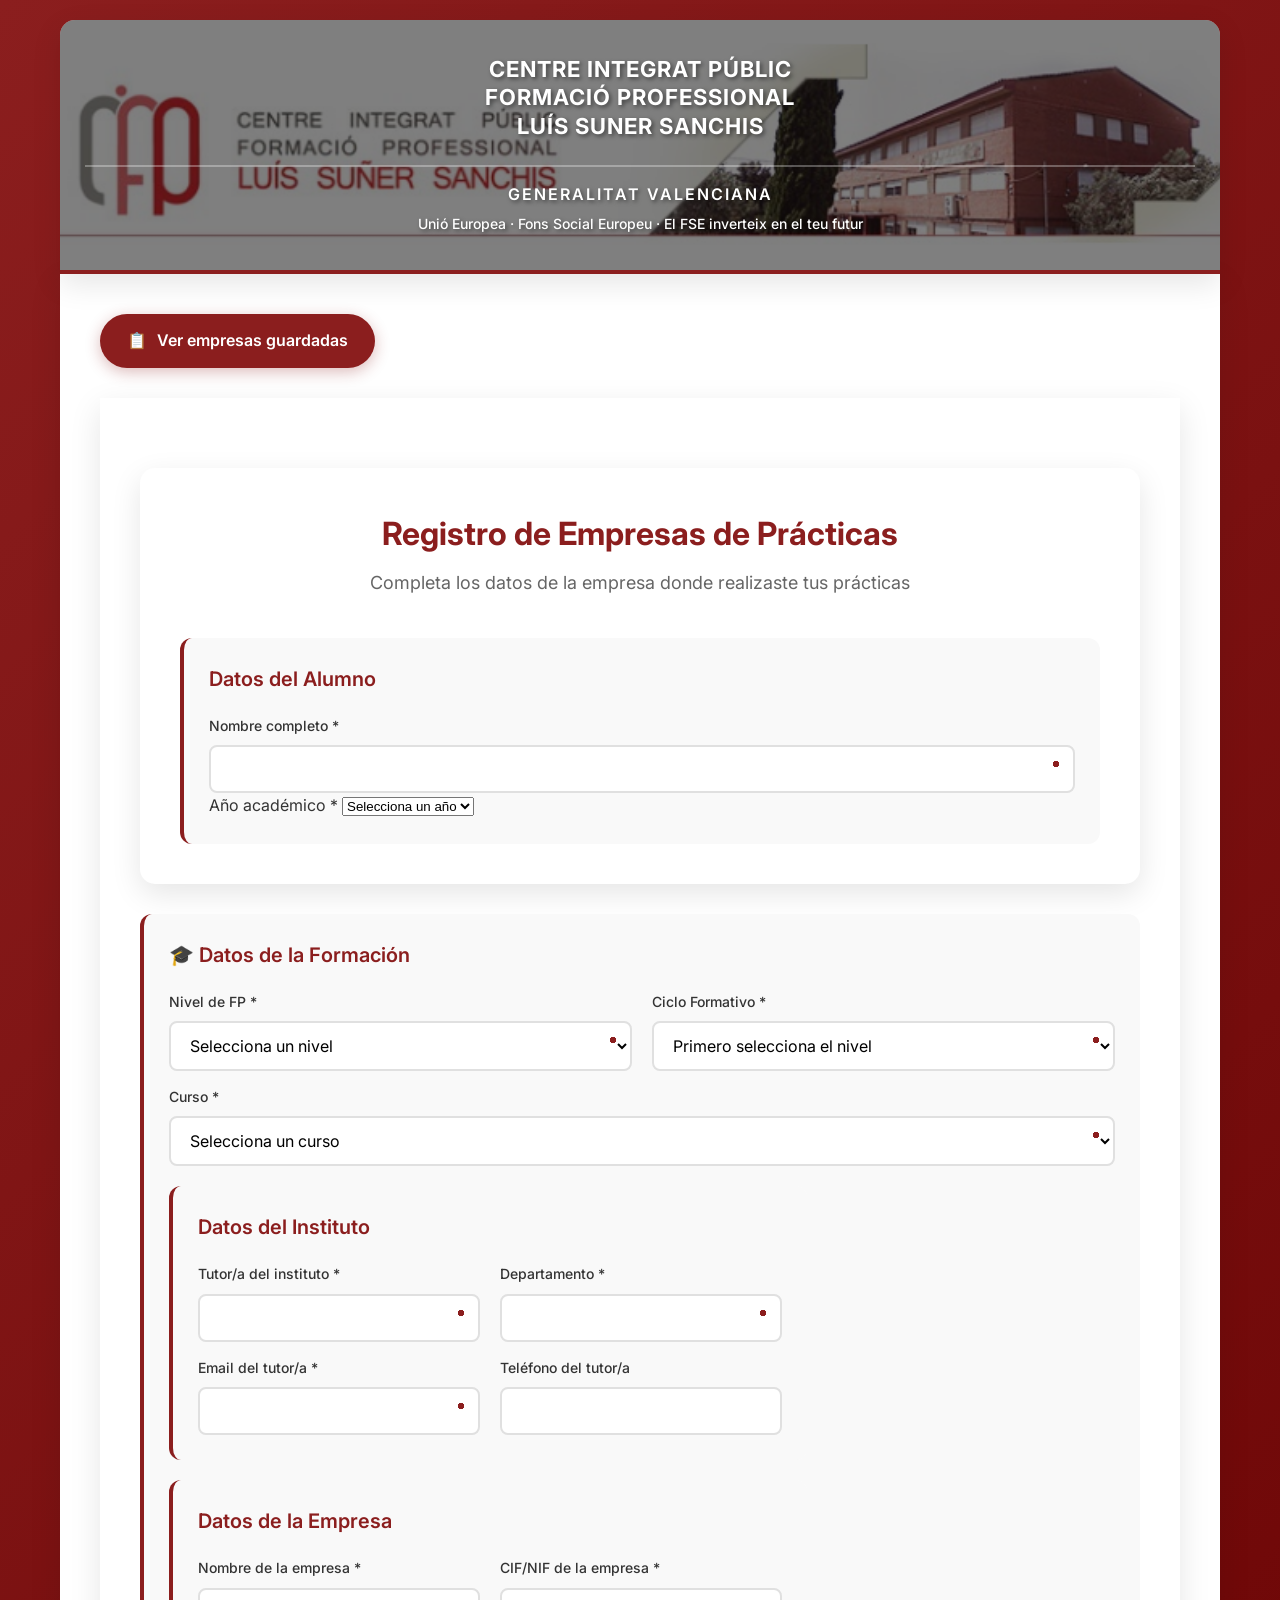
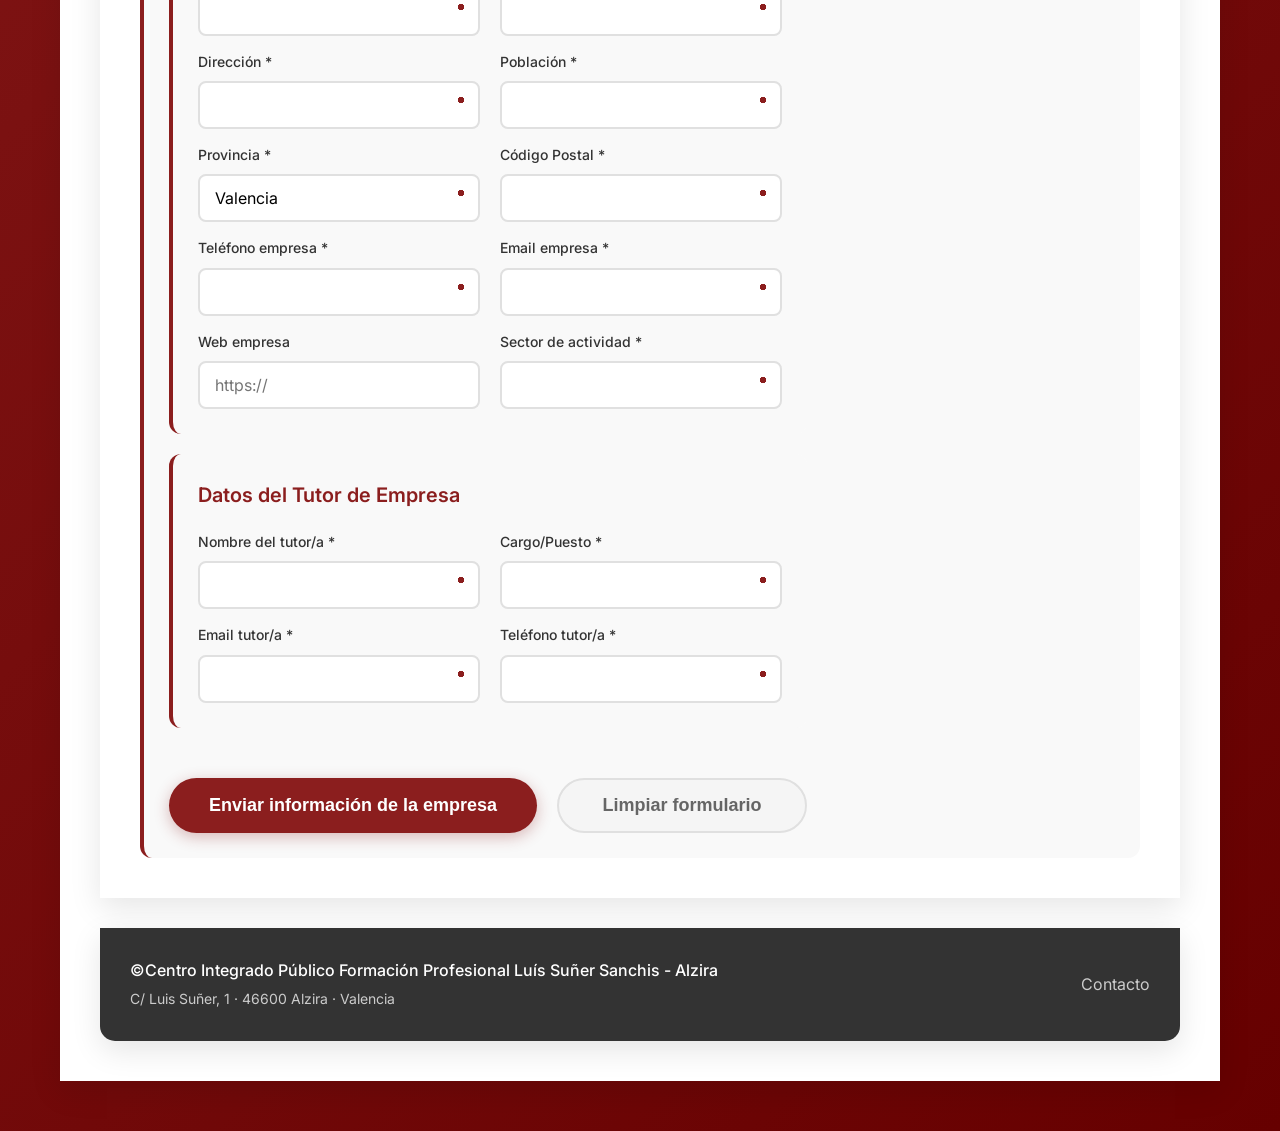
<file: Proyecto-Luis-su-er/formulario.html>
<!DOCTYPE html>
<html lang="es">
<head>
    <meta charset="UTF-8">
    <meta name="viewport" content="width=device-width, initial-scale=1.0">
    <title>FP Luis Suñer Sanchis - Bolsa de Empresas</title>
    <link rel="stylesheet" href="styles.css">
    <link rel="preconnect" href="https://fonts.googleapis.com">
    <link rel="preconnect" href="https://fonts.gstatic.com" crossorigin>
    <link href="https://fonts.googleapis.com/css2?family=Inter:wght@300;400;500;600;700&display=swap" rel="stylesheet">
</head>
<body>
    <div class="welcome-container">
        <!-- Header con imagen de fondo -->
        <header class="main-header" style="background-image: url('imagenes/logo-cabecera.png');">
            <div class="header-overlay">
                <div class="institutional-header">
                    <div class="logo-left">
                        <!-- Espacio para logos -->
                    </div>
                    <div class="title-center">
                        <h1 class="main-title">CENTRE INTEGRAT PÚBLIC<br>FORMACIÓ PROFESSIONAL<br>LUÍS SUNER SANCHIS</h1>
                    </div>
                    <div class="logo-right">
                        <!-- Espacio para logos -->
                    </div>
                </div>
                <div class="sub-header">
                    <span class="generalitat">GENERALITAT VALENCIANA</span>
                    <span class="eu-flag">Unió Europea · Fons Social Europeu · El FSE inverteix en el teu futur</span>
                </div>
            </div>
        </header>

        
        <!-- Contenido principal -->
        <main class="welcome-content">
            <!-- Botón para ir a vista de empresas -->
            <div class="nav-buttons">
                <a href="vista.html" class="nav-btn ver-empresas-btn">
                    <span>📋</span>
                    Ver empresas guardadas
                </a>
            </div>

        <!-- Contenido principal de bienvenida -->
        <main class="welcome-content">
           
        <!-- CUESTIONARIO - FORMULARIO PARA EMPRESAS -->
        <div class="form-section" id="formulario">
            <div class="form-container">
                <h2 class="form-title">Registro de Empresas de Prácticas</h2>
                <p class="form-subtitle">Completa los datos de la empresa donde realizaste tus prácticas</p>
                
                <form id="empresaForm" class="empresa-form">
                    <!-- Datos del Alumno -->
                    <div class="form-group">
                        <h3 class="form-group-title">Datos del Alumno</h3>
                            <div class="form-field">
                                <label for="nombreAlumno">Nombre completo *</label>
                                <input type="text" id="nombreAlumno" name="nombreAlumno" required>
                        </div>
                                <label for="anoAcademico">Año académico *</label>
                                <select id="anoAcademico" name="anoAcademico" required>
                                    <option value="">Selecciona un año</option>
                                    <option value="2023-2024">2023-2024</option>
                                    <option value="2024-2025">2024-2025</option>
                                    <option value="2025-2026">2025-2026</option>
                                    <option value="2025-2026">2026-2027</option>
                                    <option value="2025-2026">2027-2028</option>
                                </select>
                            </div>
                        </div>
                    </div>

                    <!-- Datos de la Formación -->
                    <div class="form-group">
                        <h3 class="form-group-title">🎓 Datos de la Formación</h3>
                        <div class="form-row">
                            <div class="form-field">
                                <label for="nivelFP">Nivel de FP *</label>
                                <select id="nivelFP" name="nivelFP" required>
                                    <option value="">Selecciona un nivel</option>
                                    <option value="basica">FP Básica</option>
                                    <option value="medio">Grado Medio</option>
                                    <option value="superior">Grado Superior</option>
                                </select>
                            </div>
                            <div class="form-field">
                                <label for="ciclo">Ciclo Formativo *</label>
                                <select id="ciclo" name="ciclo" required>
                                    <option value="">Primero selecciona el nivel</option>
                                </select>
                            </div>
                        </div>
                        <div class="form-row">
                            <div class="form-field">
                                <label for="curso">Curso *</label>
                                <select id="curso" name="curso" required>
                                    <option value="">Selecciona un curso</option>
                                    <option value="1">1º Curso</option>
                                    <option value="2">2º Curso</option>
                                </select>
                    </div>

                    <!-- Datos del Instituto -->
                    <div class="form-group">
                        <h3 class="form-group-title">Datos del Instituto</h3>
                        <div class="form-row">
                            <div class="form-field">
                                <label for="tutorInstituto">Tutor/a del instituto *</label>
                                <input type="text" id="tutorInstituto" name="tutorInstituto" required>
                            </div>
                            <div class="form-field">
                                <label for="departamento">Departamento *</label>
                                <input type="text" id="departamento" name="departamento" required>
                            </div>
                        </div>
                        <div class="form-row">
                            <div class="form-field">
                                <label for="emailTutor">Email del tutor/a *</label>
                                <input type="email" id="emailTutor" name="emailTutor" required>
                            </div>
                            <div class="form-field">
                                <label for="telefonoTutor">Teléfono del tutor/a</label>
                                <input type="tel" id="telefonoTutor" name="telefonoTutor">
                            </div>
                        </div>
                    </div>

                    <!-- Datos de la Empresa -->
                    <div class="form-group">
                        <h3 class="form-group-title">Datos de la Empresa</h3>
                        <div class="form-row">
                            <div class="form-field">
                                <label for="nombreEmpresa">Nombre de la empresa *</label>
                                <input type="text" id="nombreEmpresa" name="nombreEmpresa" required>
                            </div>
                            <div class="form-field">
                                <label for="cifEmpresa">CIF/NIF de la empresa *</label>
                                <input type="text" id="cifEmpresa" name="cifEmpresa" required>
                            </div>
                        </div>
                        <div class="form-row">
                            <div class="form-field">
                                <label for="direccionEmpresa">Dirección *</label>
                                <input type="text" id="direccionEmpresa" name="direccionEmpresa" required>
                            </div>
                            <div class="form-field">
                                <label for="poblacionEmpresa">Población *</label>
                                <input type="text" id="poblacionEmpresa" name="poblacionEmpresa" required>
                            </div>
                        </div>
                        <div class="form-row">
                            <div class="form-field">
                                <label for="provinciaEmpresa">Provincia *</label>
                                <input type="text" id="provinciaEmpresa" name="provinciaEmpresa" value="Valencia" required>
                            </div>
                            <div class="form-field">
                                <label for="codigoPostal">Código Postal *</label>
                                <input type="text" id="codigoPostal" name="codigoPostal" required>
                            </div>
                        </div>
                        <div class="form-row">
                            <div class="form-field">
                                <label for="telefonoEmpresa">Teléfono empresa *</label>
                                <input type="tel" id="telefonoEmpresa" name="telefonoEmpresa" required>
                            </div>
                            <div class="form-field">
                                <label for="emailEmpresa">Email empresa *</label>
                                <input type="email" id="emailEmpresa" name="emailEmpresa" required>
                            </div>
                        </div>
                        <div class="form-row">
                            <div class="form-field">
                                <label for="webEmpresa">Web empresa</label>
                                <input type="url" id="webEmpresa" name="webEmpresa" placeholder="https://">
                            </div>
                            <div class="form-field">
                                <label for="sectorEmpresa">Sector de actividad *</label>
                                <input type="text" id="sectorEmpresa" name="sectorEmpresa" required>
                            </div>
                        </div>
                    </div>

                    <!-- Datos del Tutor de Empresa -->
                    <div class="form-group">
                        <h3 class="form-group-title">Datos del Tutor de Empresa</h3>
                        <div class="form-row">
                            <div class="form-field">
                                <label for="nombreTutorEmpresa">Nombre del tutor/a *</label>
                                <input type="text" id="nombreTutorEmpresa" name="nombreTutorEmpresa" required>
                            </div>
                            <div class="form-field">
                                <label for="cargoTutorEmpresa">Cargo/Puesto *</label>
                                <input type="text" id="cargoTutorEmpresa" name="cargoTutorEmpresa" required>
                            </div>
                        </div>
                        <div class="form-row">
                            <div class="form-field">
                                <label for="emailTutorEmpresa">Email tutor/a *</label>
                                <input type="email" id="emailTutorEmpresa" name="emailTutorEmpresa" required>
                            </div>
                            <div class="form-field">
                                <label for="telefonoTutorEmpresa">Teléfono tutor/a *</label>
                                <input type="tel" id="telefonoTutorEmpresa" name="telefonoTutorEmpresa" required>
                            </div>
                        </div>
                    </div>
                    <div class="form-buttons">
                        <button type="submit" class="submit-btn">Enviar información de la empresa</button>
                        <button type="reset" class="reset-btn">Limpiar formulario</button>
                    </div>
                </form>
            </div>
        </div>
   </main>
        <!-- Footer -->
        <footer class="main-footer">
            <div class="footer-content">
                <div class="footer-info">
                    <p class="footer-text">©Centro Integrado Público Formación Profesional Luís Suñer Sanchis - Alzira</p>
                    <p class="footer-contact">C/ Luis Suñer, 1 · 46600 Alzira · Valencia</p>
                </div>
                <div class="footer-links">
                    <span class="footer-link">Contacto</span>
                </div>
            </div>
        </footer>
    </div>

    <script src="form.js"></script>
</body>
</html>
</file>
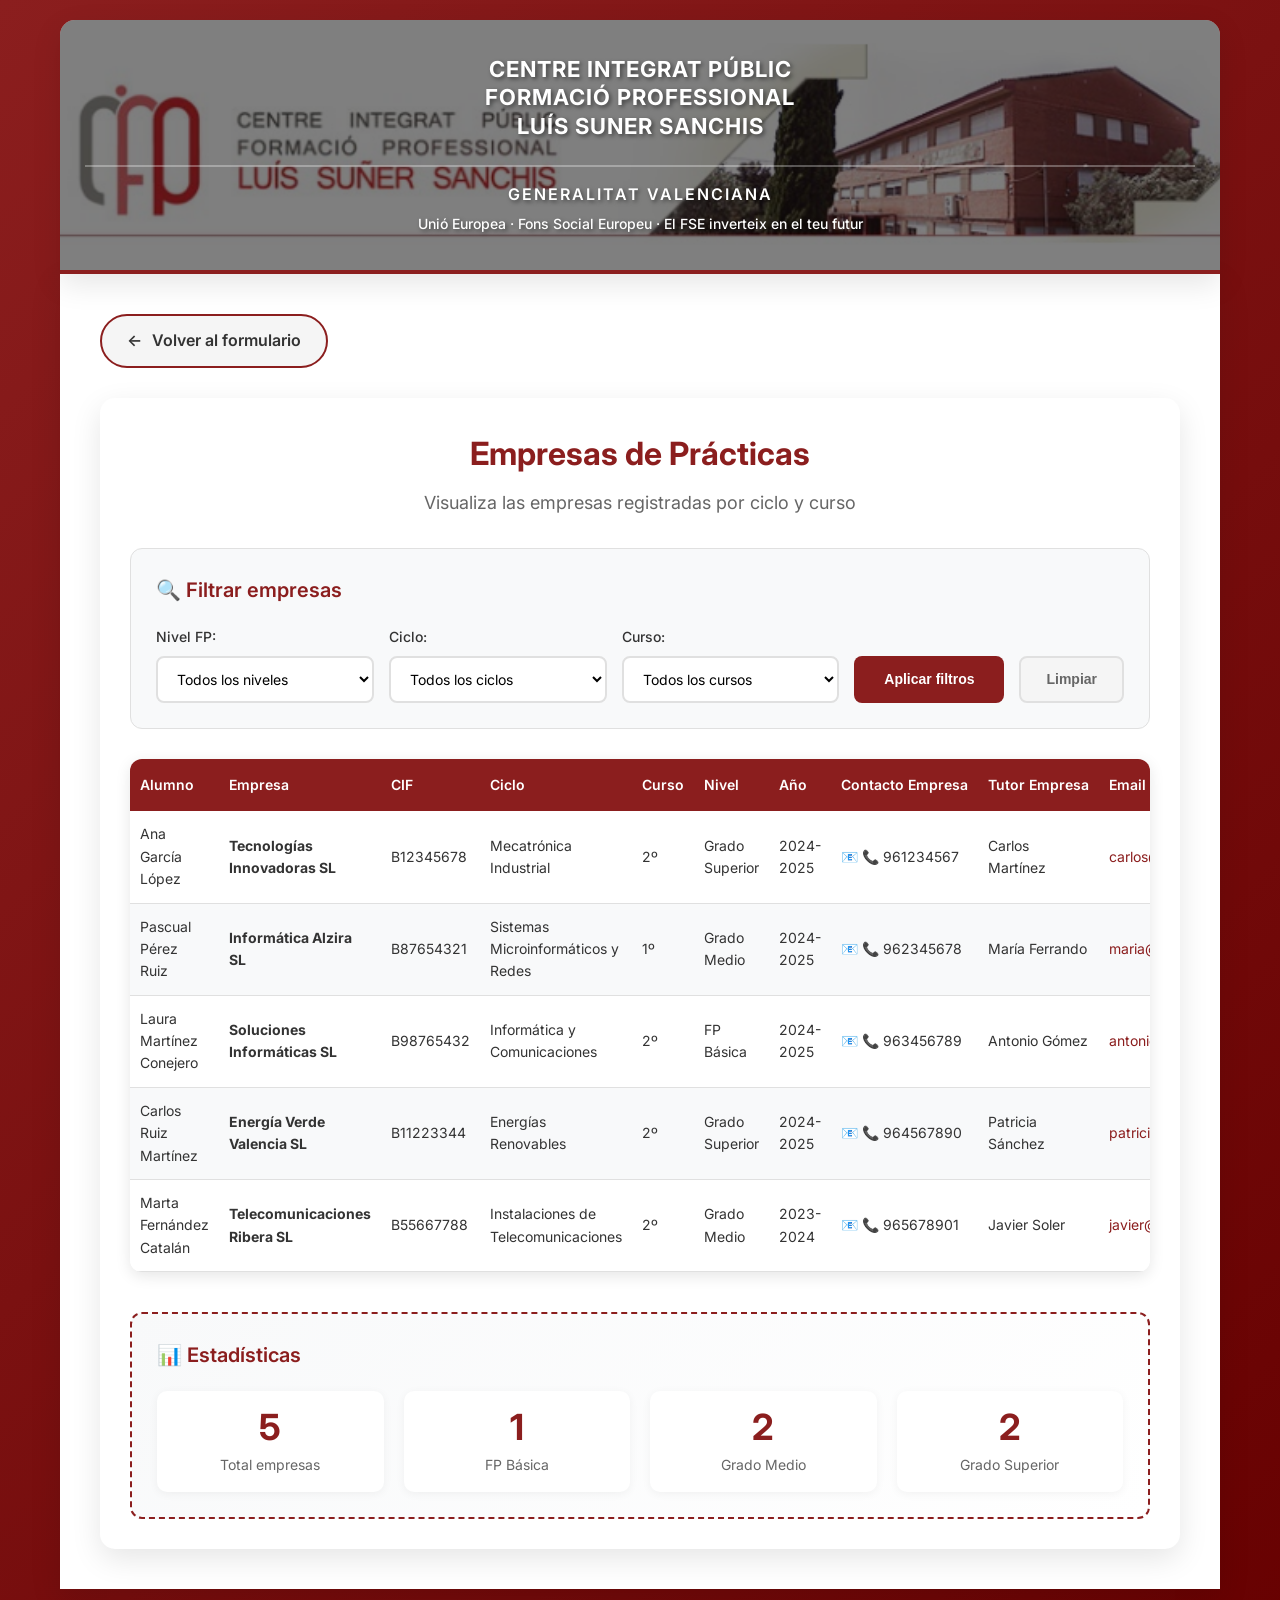
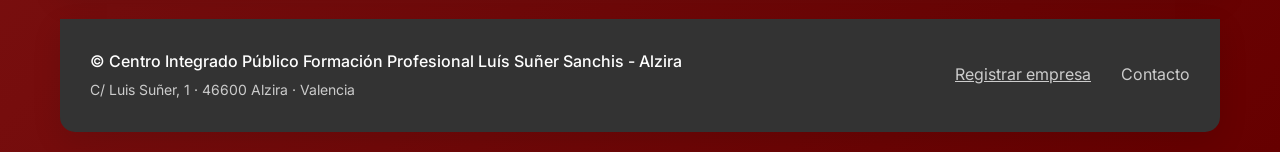
<file: Proyecto-Luis-su-er/vista.html>
<!DOCTYPE html>
<html lang="es">
<head>
    <meta charset="UTF-8">
    <meta name="viewport" content="width=device-width, initial-scale=1.0">
    <title>FP Luis Suñer Sanchis - Ver Empresas</title>
    <link rel="stylesheet" href="styles.css">
    <link rel="preconnect" href="https://fonts.googleapis.com">
    <link rel="preconnect" href="https://fonts.gstatic.com" crossorigin>
    <link href="https://fonts.googleapis.com/css2?family=Inter:wght@300;400;500;600;700&display=swap" rel="stylesheet">
</head>
<body>
    <div class="welcome-container">
        <!-- Header con imagen de fondo -->
        <header class="main-header" style="background-image: url('imagenes/logo-cabecera.png');">
            <div class="header-overlay">
                <div class="institutional-header">
                    <div class="logo-left">
                        <!-- Espacio para logos -->
                    </div>
                    <div class="title-center">
                        <h1 class="main-title">CENTRE INTEGRAT PÚBLIC<br>FORMACIÓ PROFESSIONAL<br>LUÍS SUNER SANCHIS</h1>
                    </div>
                    <div class="logo-right">
                        <!-- Espacio para logos -->
                    </div>
                </div>
                <div class="sub-header">
                    <span class="generalitat">GENERALITAT VALENCIANA</span>
                    <span class="eu-flag">Unió Europea · Fons Social Europeu · El FSE inverteix en el teu futur</span>
                </div>
            </div>
        </header>

        <!-- Contenido principal -->
        <main class="welcome-content">
            <!-- Botón para volver al formulario -->
            <div class="nav-buttons">
                <a href="formulario.html" class="nav-btn volver-btn">
                    <span>←</span>
                    Volver al formulario
                </a>
            </div>

            <!-- SECCIÓN DE VISUALIZACIÓN DE EMPRESAS -->
            <div class="vista-section">
                <div class="vista-container">
                    <div class="vista-header">
                        <h2 class="vista-title">Empresas de Prácticas</h2>
                        <p class="vista-subtitle">Visualiza las empresas registradas por ciclo y curso</p>
                    </div>
                    
                    <!-- Panel de filtros -->
                    <div class="filtros-panel">
                        <h3 class="filtros-titulo">🔍 Filtrar empresas</h3>
                        <div class="filtros-container">
                            <div class="filtro-grupo">
                                <label for="filtroNivel">Nivel FP:</label>
                                <select id="filtroNivel">
                                    <option value="">Todos los niveles</option>
                                    <option value="basica">FP Básica</option>
                                    <option value="medio">Grado Medio</option>
                                    <option value="superior">Grado Superior</option>
                                </select>
                            </div>
                            
                            <div class="filtro-grupo">
                                <label for="filtroCiclo">Ciclo:</label>
                                <select id="filtroCiclo">
                                    <option value="">Todos los ciclos</option>
                                </select>
                            </div>
                            
                            <div class="filtro-grupo">
                                <label for="filtroCurso">Curso:</label>
                                <select id="filtroCurso">
                                    <option value="">Todos los cursos</option>
                                    <option value="1">1º Curso</option>
                                    <option value="2">2º Curso</option>
                                </select>
                            </div>
                            
                            <button id="btnAplicarFiltros" class="filtro-btn">Aplicar filtros</button>
                            <button id="btnLimpiarFiltros" class="limpiar-filtros-btn">Limpiar</button>
                        </div>
                    </div>
                    
                    <!-- Contenedor de empresas -->
                    <div id="empresasContainer" class="empresas-container">
                        <div class="sin-empresas">
                            <p>📋 Selecciona los filtros para ver las empresas registradas</p>
                        </div>
                    </div>

                    <!-- Estadísticas -->
                    <div id="estadisticasContainer" class="estadisticas-container">
                        <!-- Se llenará con JavaScript -->
                    </div>
                </div>
            </div>
        </main>

        <!-- Footer -->
        <footer class="main-footer">
            <div class="footer-content">
                <div class="footer-info">
                    <p class="footer-text">© Centro Integrado Público Formación Profesional Luís Suñer Sanchis - Alzira</p>
                    <p class="footer-contact">C/ Luis Suñer, 1 · 46600 Alzira · Valencia</p>
                </div>
                <div class="footer-links">
                    <a href="formulario.html" class="footer-link">Registrar empresa</a>
                    <span class="footer-link">Contacto</span>
                </div>
            </div>
        </footer>
    </div>

    <script src="vista.js"></script>
</body>
</html>
</file>
<file: Proyecto-Luis-su-er/styles.css>
* {
    margin: 0;
    padding: 0;
    box-sizing: border-box;
}

body {
    font-family: 'Inter', sans-serif;
    line-height: 1.6;
    color: #333333;
    background: linear-gradient(135deg, #8B1E1E 0%, #660000 100%);
    min-height: 100vh;
}

.welcome-container {
    max-width: 1200px;
    margin: 0 auto;
    padding: 20px;
}

/* Header Styles - Con imagen de fondo */
.main-header {
    background-size: cover !important;          /* La imagen cubre todo el espacio */
    background-position: center !important;      /* Centra la imagen */
    background-repeat: no-repeat !important;     /* No repite la imagen */
    border-radius: 15px 15px 0 0;
    min-height: 250px;                           /* Altura mínima del header */
    position: relative;
    box-shadow: 0 10px 30px rgba(0,0,0,0.1);
    border-bottom: 4px solid #8B1E1E;
}

/* Capa oscura/semitransparente para que el texto se lea bien */
.header-overlay {
    background: rgba(0, 0, 0, 0.5);              /* Capa negra semitransparente */
    padding: 25px;
    border-radius: 15px 15px 0 0;
    min-height: 250px;
    display: flex;
    flex-direction: column;
    justify-content: center;
}

/* Si prefieres una capa blanca semitransparente, usa esta en lugar de la anterior:
.header-overlay {
    background: rgba(255, 255, 255, 0.8);
    padding: 25px;
    border-radius: 15px 15px 0 0;
    min-height: 250px;
    display: flex;
    flex-direction: column;
    justify-content: center;
}
*/

.institutional-header {
    display: flex;
    justify-content: space-between;
    align-items: center;
    gap: 20px;
    margin-bottom: 15px;
}

.logo-left, .logo-right {
    flex: 1;
}

.logo-left {
    text-align: left;
}

.logo-right {
    text-align: right;
}

.title-center {
    flex: 2;
    text-align: center;
}

.main-title {
    font-size: 22px;
    color: white;                                /* Texto blanco para que contraste con la capa oscura */
    font-weight: 700;
    line-height: 1.3;
    letter-spacing: 1px;
    text-shadow: 2px 2px 4px rgba(0, 0, 0, 0.5); /* Sombra para mejor legibilidad */
}

/* Si usas capa blanca, cambia el color del texto:
.main-title {
    color: #8B1E1E;
    text-shadow: none;
}
*/

.sub-header {
    text-align: center;
    border-top: 2px solid rgba(255, 255, 255, 0.3); /* Borde semitransparente */
    padding-top: 15px;
    margin-top: 10px;
}

.generalitat {
    display: block;
    font-size: 16px;
    font-weight: 600;
    color: white;                                 /* Texto blanco */
    margin-bottom: 5px;
    letter-spacing: 2px;
    text-shadow: 2px 2px 4px rgba(0, 0, 0, 0.5);
}

.eu-flag {
    display: block;
    font-size: 14px;
    color: white;                                 /* Texto blanco */
    font-weight: 500;
    text-shadow: 2px 2px 4px rgba(0, 0, 0, 0.5);
}

/* El resto del CSS se mantiene IGUAL que antes */
.welcome-content {
    background: white;
    padding: 40px;
    margin-bottom: 30px;
    box-shadow: 0 10px 30px rgba(0,0,0,0.1);
}

.hero-section {
    text-align: center;
}

.welcome-title {
    font-size: 38px;
    color: #8B1E1E;
    margin-bottom: 15px;
    font-weight: 700;
}

.welcome-subtitle {
    font-size: 20px;
    color: #666666;
    margin-bottom: 30px;
    font-weight: 400;
}

.description-box {
    max-width: 800px;
    margin: 0 auto 40px;
    padding: 25px;
    background: #f5f5f5;
    border-radius: 10px;
    border-left: 4px solid #8B1E1E;
}

.main-description {
    font-size: 18px;
    color: #333333;
    line-height: 1.8;
}

/* Cycles Section */
.cycles-section {
    margin: 50px 0;
}

.cycles-title {
    font-size: 28px;
    color: #8B1E1E;
    margin-bottom: 30px;
    font-weight: 600;
    position: relative;
    display: inline-block;
}

.cycles-title:after {
    content: '';
    position: absolute;
    bottom: -10px;
    left: 0;
    width: 60px;
    height: 3px;
    background: #8B1E1E;
}

.cycles-grid {
    display: grid;
    grid-template-columns: repeat(auto-fit, minmax(300px, 1fr));
    gap: 30px;
    margin-top: 30px;
}

.cycle-card {
    padding: 30px;
    border-radius: 10px;
    transition: transform 0.3s ease, box-shadow 0.3s ease;
    text-align: left;
    border: 1px solid #e0e0e0;
    background: white;
}

.cycle-card:hover {
    transform: translateY(-5px);
    box-shadow: 0 10px 30px rgba(139, 30, 30, 0.1);
    border-color: #8B1E1E;
}

.fp-basic, .fp-medium, .fp-superior {
    border-top: 4px solid #8B1E1E;
}

.card-icon {
    font-size: 40px;
    margin-bottom: 20px;
}

.cycle-card h4 {
    font-size: 22px;
    margin-bottom: 15px;
    color: #8B1E1E;
    font-weight: 600;
}

.cycle-list {
    list-style: none;
}

.cycle-list li {
    margin-bottom: 10px;
    color: #666666;
    padding-left: 20px;
    position: relative;
}

.cycle-list li:before {
    content: "•";
    position: absolute;
    left: 0;
    color: #8B1E1E;
    font-weight: bold;
    font-size: 18px;
}

/* Benefits Section */
.benefits-section {
    margin: 50px 0;
    padding: 30px 0;
}

.benefits-title {
    font-size: 26px;
    color: #8B1E1E;
    margin-bottom: 30px;
    font-weight: 600;
}

.benefits-grid {
    display: grid;
    grid-template-columns: repeat(auto-fit, minmax(200px, 1fr));
    gap: 25px;
}

.benefit-item {
    padding: 20px;
    text-align: center;
    background: #f5f5f5;
    border-radius: 10px;
    transition: transform 0.3s ease;
}

.benefit-item:hover {
    transform: scale(1.05);
    background: #8B1E1E;
}

.benefit-item:hover p {
    color: white;
}

.benefit-icon {
    font-size: 36px;
    display: block;
    margin-bottom: 15px;
}

.benefit-item p {
    color: #666666;
    font-weight: 500;
    transition: color 0.3s ease;
}

/* Entry Section */
.entry-section {
    text-align: center;
    margin: 50px 0 30px;
    padding: 40px;
    background: #8B1E1E;
    border-radius: 10px;
    color: white;
}

.entry-text {
    font-size: 24px;
    margin-bottom: 30px;
    font-weight: 500;
}

.entry-button {
    display: inline-flex;
    align-items: center;
    gap: 15px;
    padding: 18px 40px;
    font-size: 20px;
    font-weight: 600;
    color: #8B1E1E;
    background: white;
    border: none;
    border-radius: 50px;
    cursor: pointer;
    transition: all 0.3s ease;
    box-shadow: 0 4px 15px rgba(0,0,0,0.2);
}

.entry-button:hover {
    transform: translateY(-2px);
    box-shadow: 0 6px 20px rgba(0,0,0,0.3);
    padding: 18px 50px;
    background: #f5f5f5;
}

.button-icon {
    font-size: 24px;
    transition: transform 0.3s ease;
}

.entry-button:hover .button-icon {
    transform: translateX(5px);
}

.helper-text {
    margin-top: 20px;
    font-size: 16px;
    opacity: 0.9;
}

/* Footer */
.main-footer {
    background: #333333;
    border-radius: 0 0 15px 15px;
    padding: 30px;
    box-shadow: 0 10px 30px rgba(0,0,0,0.1);
}

.footer-content {
    display: flex;
    justify-content: space-between;
    align-items: center;
    flex-wrap: wrap;
    gap: 20px;
}

.footer-info {
    text-align: left;
}

.footer-text {
    font-size: 16px;
    color: white;
    font-weight: 500;
    margin-bottom: 5px;
}

.footer-contact {
    font-size: 14px;
    color: #cccccc;
}

.footer-links {
    display: flex;
    gap: 30px;
}

.footer-link {
    color: #cccccc;
    cursor: pointer;
    transition: color 0.3s ease;
}

.footer-link:hover {
    color: #8B1E1E;
}

/* Responsive Design */
@media (max-width: 768px) {
    .institutional-header {
        flex-direction: column;
        text-align: center;
    }

    .logo-left, .logo-right {
        text-align: center;
    }

    .main-title {
        font-size: 18px;
    }

    .welcome-title {
        font-size: 28px;
    }

    .welcome-subtitle {
        font-size: 18px;
    }

    .cycles-grid {
        grid-template-columns: 1fr;
    }

    .benefits-grid {
        grid-template-columns: repeat(2, 1fr);
    }

    .footer-content {
        flex-direction: column;
        text-align: center;
    }

    .footer-links {
        justify-content: center;
    }
    
    .main-header {
        min-height: 200px;
    }
    
    .header-overlay {
        min-height: 200px;
    }
}

@media (max-width: 480px) {
    .benefits-grid {
        grid-template-columns: 1fr;
    }

    .entry-button {
        padding: 15px 30px;
        font-size: 18px;
    }

    .generalitat {
        font-size: 14px;
    }

    .eu-flag {
        font-size: 12px;
    }
    
    .main-header {
        min-height: 180px;
    }
    
    .header-overlay {
        min-height: 180px;
    }
}

/* ===== FORMULARIO ===== */
.form-section {
    background: white;
    border-radius: 15px;
    padding: 40px;
    margin: 30px 0;
    box-shadow: 0 10px 30px rgba(0,0,0,0.1);
    scroll-margin-top: 20px;
}

.form-container {
    max-width: 1000px;
    margin: 0 auto;
}

.form-title {
    font-size: 32px;
    color: #8B1E1E;
    margin-bottom: 10px;
    font-weight: 700;
    text-align: center;
}

.form-subtitle {
    font-size: 18px;
    color: #666666;
    margin-bottom: 40px;
    text-align: center;
}

.empresa-form {
    display: flex;
    flex-direction: column;
    gap: 25px;
}

.form-group {
    background: #f9f9f9;
    border-radius: 12px;
    padding: 25px;
    border-left: 4px solid #8B1E1E;
}

.form-group-title {
    font-size: 20px;
    color: #8B1E1E;
    margin-bottom: 20px;
    font-weight: 600;
    display: flex;
    align-items: center;
    gap: 10px;
}

.form-row {
    display: flex;
    gap: 20px;
    margin-bottom: 15px;
    flex-wrap: wrap;
}

.form-row:last-child {
    margin-bottom: 0;
}

.form-field {
    flex: 1 1 calc(50% - 10px);
    min-width: 250px;
}

.form-field label {
    display: block;
    margin-bottom: 8px;
    font-weight: 500;
    color: #333333;
    font-size: 14px;
}

.form-field input,
.form-field select {
    width: 100%;
    padding: 12px 15px;
    border: 2px solid #e0e0e0;
    border-radius: 8px;
    font-size: 16px;
    font-family: 'Inter', sans-serif;
    transition: all 0.3s ease;
    background-color: white;
}

.form-field input:focus,
.form-field select:focus {
    outline: none;
    border-color: #8B1E1E;
    box-shadow: 0 0 0 3px rgba(139, 30, 30, 0.1);
}

.form-field input:hover,
.form-field select:hover {
    border-color: #8B1E1E;
}

/* Estilo para campos requeridos - opcional */
.form-field input:required,
.form-field select:required {
    background-image: radial-gradient(circle, #8B1E1E 3px, transparent 3px);
    background-position: right 12px top 12px;
    background-size: 10px 10px;
    background-repeat: no-repeat;
}

/* Form Buttons */
.form-buttons {
    display: flex;
    gap: 20px;
    justify-content: center;
    margin-top: 30px;
    flex-wrap: wrap;
}

.submit-btn,
.reset-btn {
    padding: 15px 40px;
    font-size: 18px;
    font-weight: 600;
    border: none;
    border-radius: 50px;
    cursor: pointer;
    transition: all 0.3s ease;
    min-width: 250px;
}

.submit-btn {
    background: #8B1E1E;
    color: white;
    box-shadow: 0 4px 15px rgba(139, 30, 30, 0.3);
}

.submit-btn:hover {
    background: #6b1717;
    transform: translateY(-2px);
    box-shadow: 0 6px 20px rgba(139, 30, 30, 0.4);
}

.reset-btn {
    background: #f5f5f5;
    color: #666666;
    border: 2px solid #e0e0e0;
}

.reset-btn:hover {
    background: #e8e8e8;
    border-color: #8B1E1E;
    transform: translateY(-2px);
}

/* Responsive para el formulario */
@media (max-width: 768px) {
    .form-section {
        padding: 20px;
    }
    
    .form-title {
        font-size: 28px;
    }
    
    .form-row {
        flex-direction: column;
        gap: 15px;
    }
    
    .form-field {
        flex: 1 1 100%;
    }
    
    .form-buttons {
        flex-direction: column;
    }
    
    .submit-btn,
    .reset-btn {
        width: 100%;
        min-width: auto;
    }
}

@media (max-width: 480px) {
    .form-title {
        font-size: 24px;
    }
    
    .form-subtitle {
        font-size: 16px;
    }
    
    .form-group {
        padding: 20px;
    }
    
    .form-group-title {
        font-size: 18px;
    }
    
    .submit-btn,
    .reset-btn {
        padding: 12px 30px;
        font-size: 16px;
    }
}

#anoAcademico option[value="2026-2027"],
#anoAcademico option[value="2027-2028"] {
    display: block;
}

/* ===== ESTILOS PARA NAVEGACIÓN ENTRE PÁGINAS ===== */
.nav-buttons {
    margin-bottom: 30px;
}

.nav-btn {
    display: inline-flex;
    align-items: center;
    gap: 10px;
    padding: 12px 25px;
    border-radius: 50px;
    text-decoration: none;
    font-weight: 600;
    font-size: 16px;
    transition: all 0.3s ease;
    border: 2px solid transparent;
}

.ver-empresas-btn {
    background: #8B1E1E;
    color: white;
    box-shadow: 0 4px 15px rgba(139, 30, 30, 0.3);
}

.ver-empresas-btn:hover {
    background: #6b1717;
    transform: translateY(-2px);
    box-shadow: 0 6px 20px rgba(139, 30, 30, 0.4);
}

.volver-btn {
    background: #f5f5f5;
    color: #333;
    border: 2px solid #8B1E1E;
}

.volver-btn:hover {
    background: #8B1E1E;
    color: white;
    transform: translateY(-2px);
}

/* ===== ESTILOS PARA VISTA DE EMPRESAS ===== */
.vista-section {
    background: white;
    border-radius: 15px;
    padding: 30px;
    box-shadow: 0 10px 30px rgba(0,0,0,0.1);
}

.vista-header {
    text-align: center;
    margin-bottom: 30px;
}

.vista-title {
    font-size: 32px;
    color: #8B1E1E;
    margin-bottom: 10px;
    font-weight: 700;
}

.vista-subtitle {
    font-size: 18px;
    color: #666;
}

.filtros-panel {
    background: #f8f9fa;
    border-radius: 12px;
    padding: 25px;
    margin-bottom: 30px;
    border: 1px solid #e0e0e0;
}

.filtros-titulo {
    color: #8B1E1E;
    margin-bottom: 20px;
    font-size: 20px;
    font-weight: 600;
}

.filtros-container {
    display: flex;
    gap: 15px;
    flex-wrap: wrap;
    align-items: flex-end;
}

.filtro-grupo {
    flex: 1 1 200px;
}

.filtro-grupo label {
    display: block;
    margin-bottom: 8px;
    font-weight: 500;
    color: #333;
    font-size: 14px;
}

.filtro-grupo select {
    width: 100%;
    padding: 12px 15px;
    border: 2px solid #e0e0e0;
    border-radius: 8px;
    font-size: 14px;
    font-family: 'Inter', sans-serif;
    background: white;
    cursor: pointer;
    transition: all 0.3s ease;
}

.filtro-grupo select:hover,
.filtro-grupo select:focus {
    border-color: #8B1E1E;
    outline: none;
    box-shadow: 0 0 0 3px rgba(139, 30, 30, 0.1);
}

.filtro-btn {
    background: #8B1E1E;
    color: white;
    border: none;
    padding: 12px 25px;
    border-radius: 8px;
    font-size: 14px;
    font-weight: 600;
    cursor: pointer;
    transition: all 0.3s ease;
    height: 47px;
    min-width: 150px;
}

.filtro-btn:hover {
    background: #6b1717;
    transform: translateY(-2px);
    box-shadow: 0 4px 10px rgba(139, 30, 30, 0.2);
}

.limpiar-filtros-btn {
    background: #f5f5f5;
    color: #666;
    border: 2px solid #e0e0e0;
    padding: 12px 25px;
    border-radius: 8px;
    font-size: 14px;
    font-weight: 600;
    cursor: pointer;
    transition: all 0.3s ease;
    height: 47px;
    min-width: 100px;
}

.limpiar-filtros-btn:hover {
    background: #e8e8e8;
    border-color: #8B1E1E;
    color: #8B1E1E;
}

/* Estadísticas */
.estadisticas-container {
    margin-top: 40px;
    padding: 25px;
    background: linear-gradient(135deg, #f8f9fa 0%, #ffffff 100%);
    border-radius: 12px;
    border: 2px dashed #8B1E1E;
}

.estadisticas-titulo {
    color: #8B1E1E;
    font-size: 20px;
    margin-bottom: 20px;
    font-weight: 600;
}

.estadisticas-grid {
    display: grid;
    grid-template-columns: repeat(auto-fit, minmax(150px, 1fr));
    gap: 20px;
}

.estadistica-item {
    text-align: center;
    padding: 15px;
    background: white;
    border-radius: 10px;
    box-shadow: 0 2px 10px rgba(0,0,0,0.05);
}

.estadistica-numero {
    display: block;
    font-size: 36px;
    font-weight: 700;
    color: #8B1E1E;
    line-height: 1.2;
}

.estadistica-label {
    display: block;
    font-size: 14px;
    color: #666;
    margin-top: 5px;
}

/* Responsive para vista */
@media (max-width: 768px) {
    .filtros-container {
        flex-direction: column;
    }
    
    .filtro-btn,
    .limpiar-filtros-btn {
        width: 100%;
    }
    
    .estadisticas-grid {
        grid-template-columns: 1fr 1fr;
    }
}

@media (max-width: 480px) {
    .estadisticas-grid {
        grid-template-columns: 1fr;
    }
}

/* ===== ESTILOS PARA LA TABLA ===== */
.tabla-container {
    overflow-x: auto;
    margin: 20px 0;
    border-radius: 12px;
    box-shadow: 0 4px 15px rgba(0,0,0,0.1);
}

.empresas-tabla {
    width: 100%;
    border-collapse: collapse;
    background: white;
    font-size: 14px;
    min-width: 1200px;
}

.empresas-tabla thead {
    background: #8B1E1E;
    color: white;
}

.empresas-tabla th {
    padding: 15px 10px;
    font-weight: 600;
    text-align: left;
    white-space: nowrap;
}

.empresas-tabla td {
    padding: 12px 10px;
    border-bottom: 1px solid #e0e0e0;
    vertical-align: middle;
}

.empresas-tabla tbody tr:hover {
    background: #fdf5f5;
}

.empresas-tabla tbody tr:nth-child(even) {
    background: #f8f9fa;
}

.empresas-tabla tbody tr:nth-child(even):hover {
    background: #f5e6e6;
}

.empresas-tabla a {
    color: #8B1E1E;
    text-decoration: none;
}

.empresas-tabla a:hover {
    text-decoration: underline;
}

/* Ajustes responsive para móvil */
@media (max-width: 768px) {
    .tabla-container {
        border-radius: 8px;
    }
    
    .empresas-tabla {
        font-size: 13px;
    }
    
    .empresas-tabla th,
    .empresas-tabla td {
        padding: 10px 8px;
    }
}
</file>
